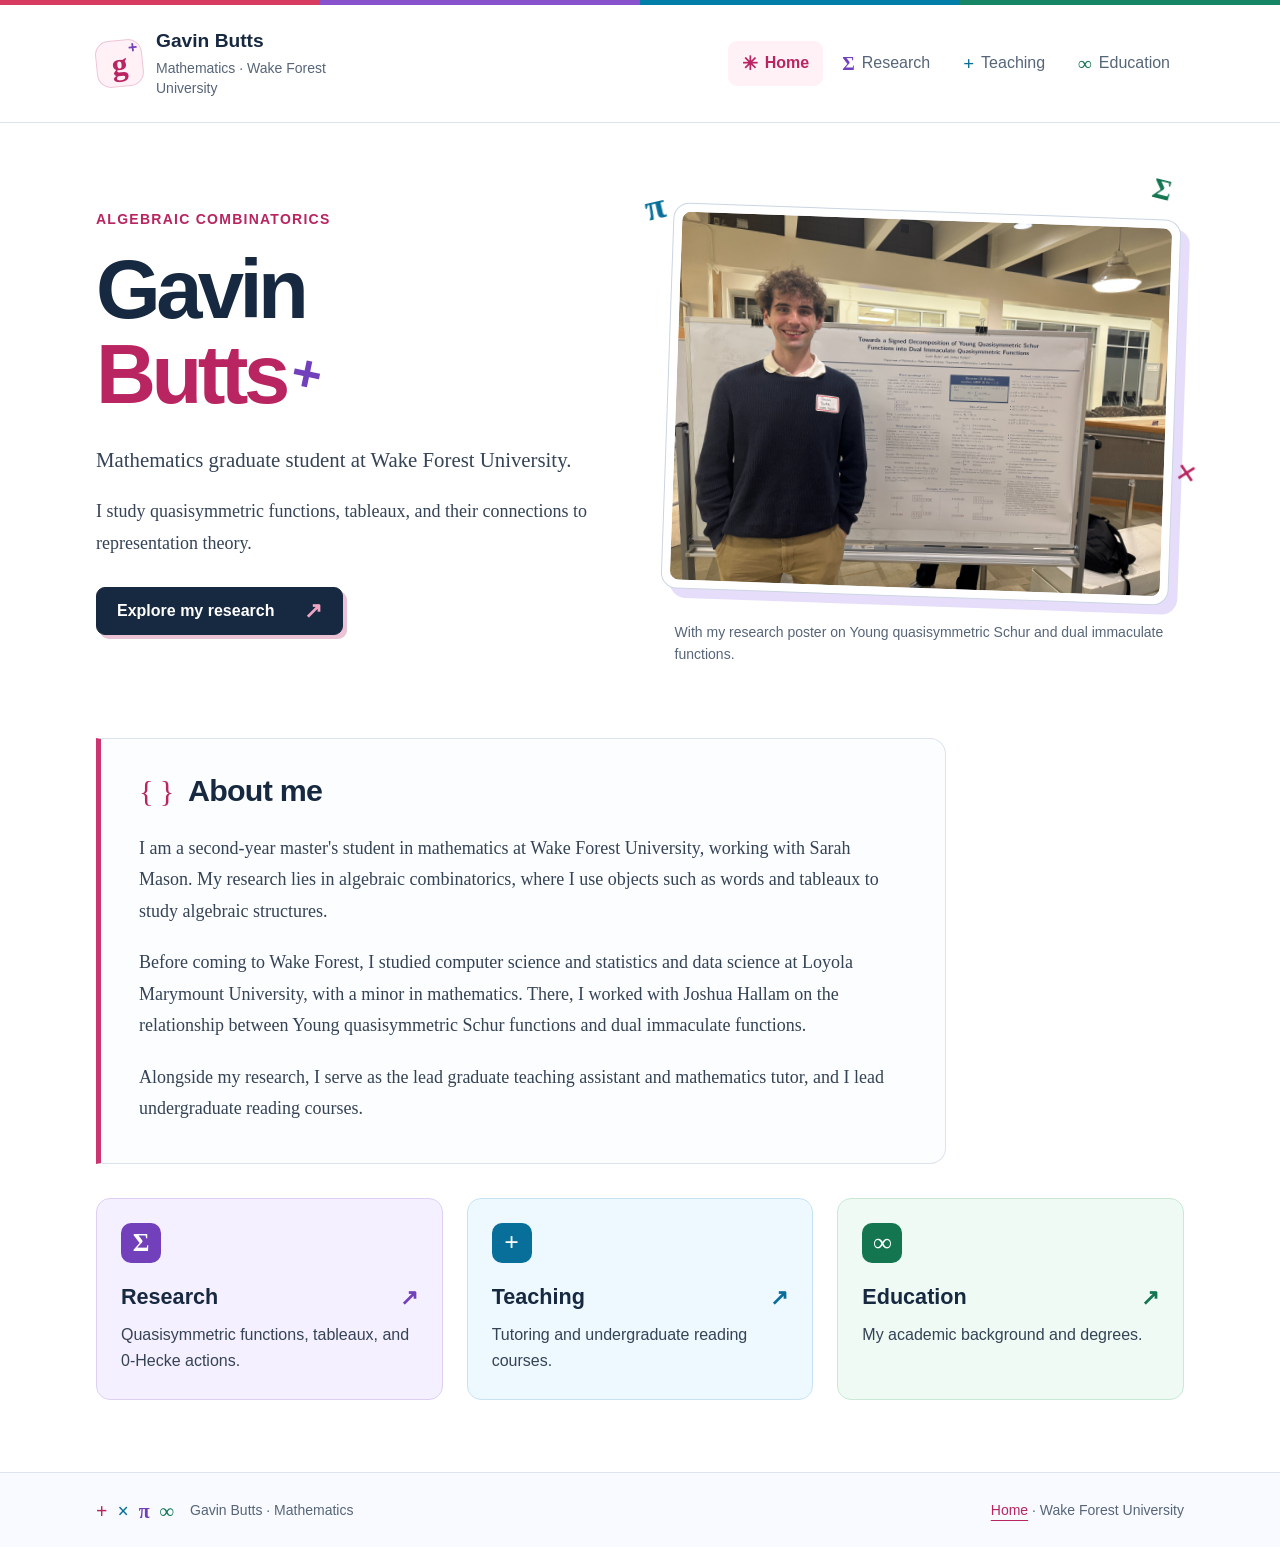
<file: index.html>
<!DOCTYPE html>
<html lang="en">
<head>
<meta charset="UTF-8">
<meta name="viewport" content="width=device-width, initial-scale=1">
<title>Gavin Butts | Mathematics</title>
<meta name="description" content="Gavin Butts, mathematics graduate student at Wake Forest University. Research in algebraic combinatorics.">
<link rel="stylesheet" href="styles.css">
<script src="clicks.js" defer></script>
</head>
<body class="page-home">
<a class="skip-link" href="#main">Skip to content</a>
<header class="site-header"><div class="wrap header-inner">
<a class="brand" href="index.html"><span class="brand-mark" aria-hidden="true">g<span>+</span></span><span class="brand-text">Gavin Butts<small>Mathematics · Wake Forest University</small></span></a>
<nav aria-label="Main navigation"><a href="index.html" aria-current="page"><span class="nav-symbol" aria-hidden="true">✳</span>Home</a>
<a href="research.html"><span class="nav-symbol" aria-hidden="true">Σ</span>Research</a>
<a href="teaching.html"><span class="nav-symbol" aria-hidden="true">+</span>Teaching</a>
<a href="education.html"><span class="nav-symbol" aria-hidden="true">∞</span>Education</a></nav>
</div></header>
<main id="main" class="wrap" tabindex="-1">
<div class="intro">
  <div>
    <p class="eyebrow">Algebraic combinatorics</p>
    <h1>Gavin <span>Butts<span class="name-plus" aria-hidden="true">+</span></span></h1>
    <p class="lead">Mathematics graduate student at Wake Forest University.</p>
    <p>I study quasisymmetric functions, tableaux, and their connections to representation theory.</p>
    <p><a class="primary-link" href="research.html">Explore my research <span aria-hidden="true">↗</span></a></p>
  </div>
  <figure class="portrait">
    <span class="photo-symbol symbol-pi" aria-hidden="true">π</span>
    <span class="photo-symbol symbol-times" aria-hidden="true">×</span>
    <span class="photo-symbol symbol-sum" aria-hidden="true">Σ</span>
    <a class="photo-link" href="gavin-photo.jpg" aria-label="View full photograph of Gavin with his research poster">
      <img src="gavin-photo.jpg" alt="Gavin Butts standing beside his research poster on quasisymmetric functions." width="1824" height="1368" fetchpriority="high">
    </a>
    <figcaption>With my research poster on Young quasisymmetric Schur and dual immaculate functions.</figcaption>
  </figure>
</div>
<section class="about" aria-labelledby="about-title">
  <h2 id="about-title"><span class="section-math" aria-hidden="true">{ }</span> About me</h2>
  <p>I am a second-year master's student in mathematics at Wake Forest University, working with Sarah Mason. My research lies in algebraic combinatorics, where I use objects such as words and tableaux to study algebraic structures.</p>
  <p>Before coming to Wake Forest, I studied computer science and statistics and data science at Loyola Marymount University, with a minor in mathematics. There, I worked with Joshua Hallam on the relationship between Young quasisymmetric Schur functions and dual immaculate functions.</p>
  <p>Alongside my research, I serve as the lead graduate teaching assistant and mathematics tutor, and I lead undergraduate reading courses.</p>
</section>
<nav class="explore" aria-label="Explore the website">
  <a href="research.html"><span class="explore-symbol" aria-hidden="true">Σ</span><strong>Research <span class="card-arrow" aria-hidden="true">↗</span></strong><span>Quasisymmetric functions, tableaux, and 0-Hecke actions.</span></a>
  <a href="teaching.html"><span class="explore-symbol" aria-hidden="true">+</span><strong>Teaching <span class="card-arrow" aria-hidden="true">↗</span></strong><span>Tutoring and undergraduate reading courses.</span></a>
  <a href="education.html"><span class="explore-symbol" aria-hidden="true">∞</span><strong>Education <span class="card-arrow" aria-hidden="true">↗</span></strong><span>My academic background and degrees.</span></a>
</nav></main>
<footer class="site-footer"><div class="wrap footer-inner"><p><span class="footer-symbols" aria-hidden="true"><b>+</b><b>×</b><b>π</b><b>∞</b></span>Gavin Butts · Mathematics</p><p><a href="index.html">Home</a> · Wake Forest University</p></div></footer>
</body>
</html>
</file>
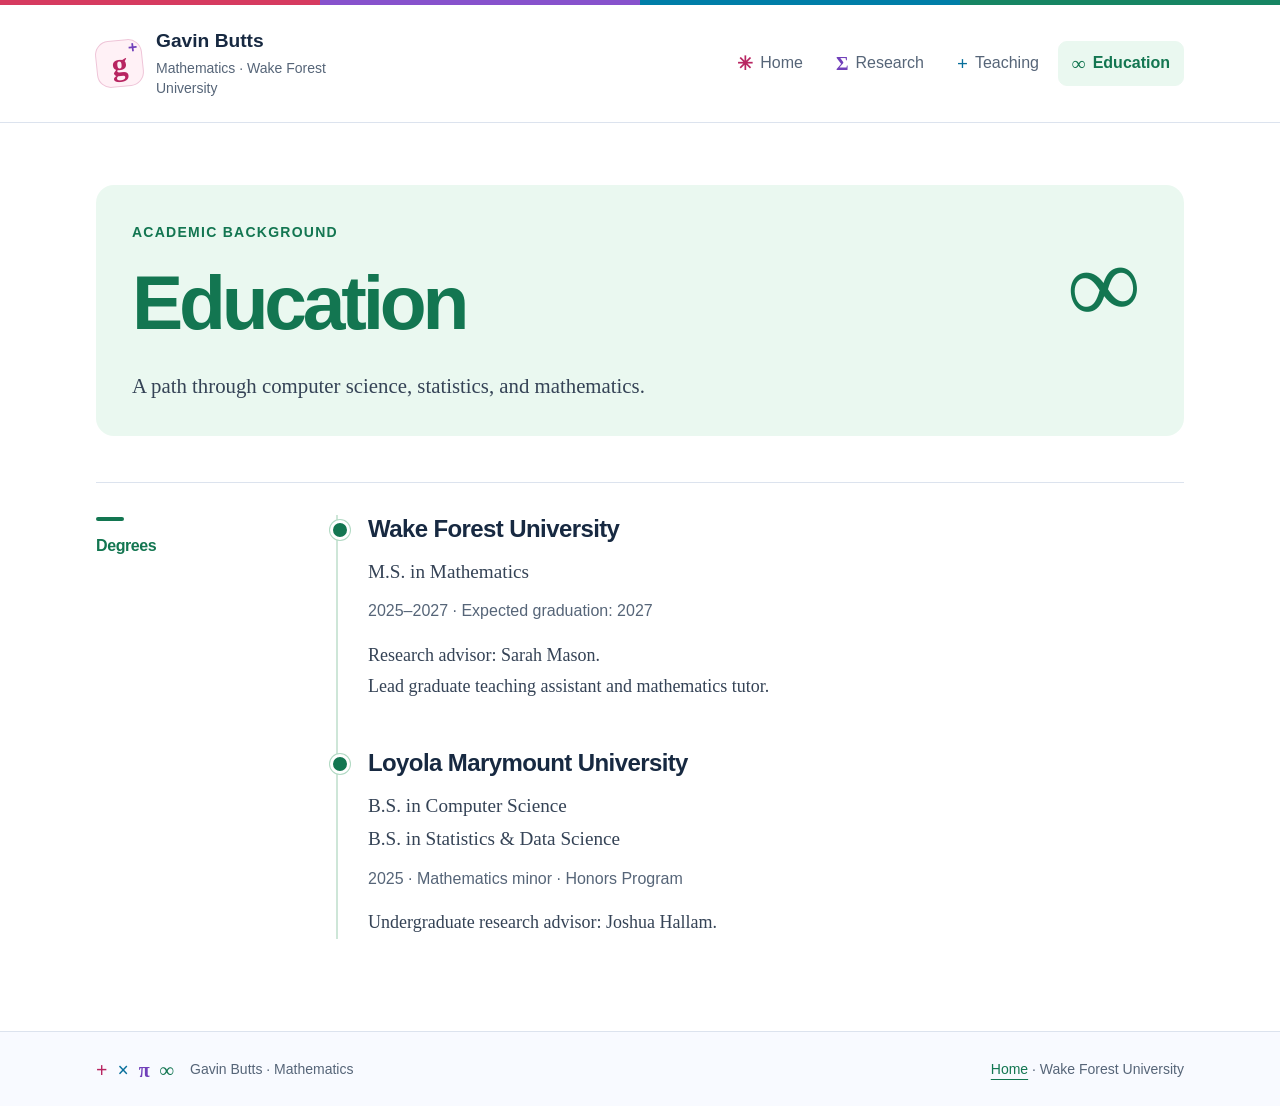
<file: education.html>
<!DOCTYPE html>
<html lang="en">
<head>
<meta charset="UTF-8">
<meta name="viewport" content="width=device-width, initial-scale=1">
<title>Education | Gavin Butts</title>
<meta name="description" content="Gavin Butts: education at Wake Forest University, Loyola Marymount University, and Victor Valley College.">
<link rel="stylesheet" href="styles.css">
<script src="clicks.js" defer></script>
</head>
<body class="page-education">
<a class="skip-link" href="#main">Skip to content</a>
<header class="site-header"><div class="wrap header-inner">
<a class="brand" href="index.html"><span class="brand-mark" aria-hidden="true">g<span>+</span></span><span class="brand-text">Gavin Butts<small>Mathematics · Wake Forest University</small></span></a>
<nav aria-label="Main navigation"><a href="index.html"><span class="nav-symbol" aria-hidden="true">✳</span>Home</a>
<a href="research.html"><span class="nav-symbol" aria-hidden="true">Σ</span>Research</a>
<a href="teaching.html"><span class="nav-symbol" aria-hidden="true">+</span>Teaching</a>
<a href="education.html" aria-current="page"><span class="nav-symbol" aria-hidden="true">∞</span>Education</a></nav>
</div></header>
<main id="main" class="wrap" tabindex="-1">
<header class="page-heading"><span class="page-symbol" aria-hidden="true">∞</span><p class="eyebrow">Academic background</p><h1>Education</h1><p class="lead">A path through computer science, statistics, and mathematics.</p></header>
<section class="content-grid" aria-labelledby="degrees-title"><h2 class="section-label" id="degrees-title">Degrees</h2><div>
<div class="degree"><h2>Wake Forest University</h2><p class="qualification">M.S. in Mathematics</p><p class="meta">2025–2027 · Expected graduation: 2027</p><p>Research advisor: Sarah Mason.<br>Lead graduate teaching assistant and mathematics tutor.</p></div>
<div class="degree"><h2>Loyola Marymount University</h2><p class="qualification">B.S. in Computer Science<br>B.S. in Statistics &amp; Data Science</p><p class="meta">2025 · Mathematics minor · Honors Program</p><p>Undergraduate research advisor: Joshua Hallam.</p></div>
</div></section></main>
<footer class="site-footer"><div class="wrap footer-inner"><p><span class="footer-symbols" aria-hidden="true"><b>+</b><b>×</b><b>π</b><b>∞</b></span>Gavin Butts · Mathematics</p><p><a href="index.html">Home</a> · Wake Forest University</p></div></footer>
</body>
</html>
</file>
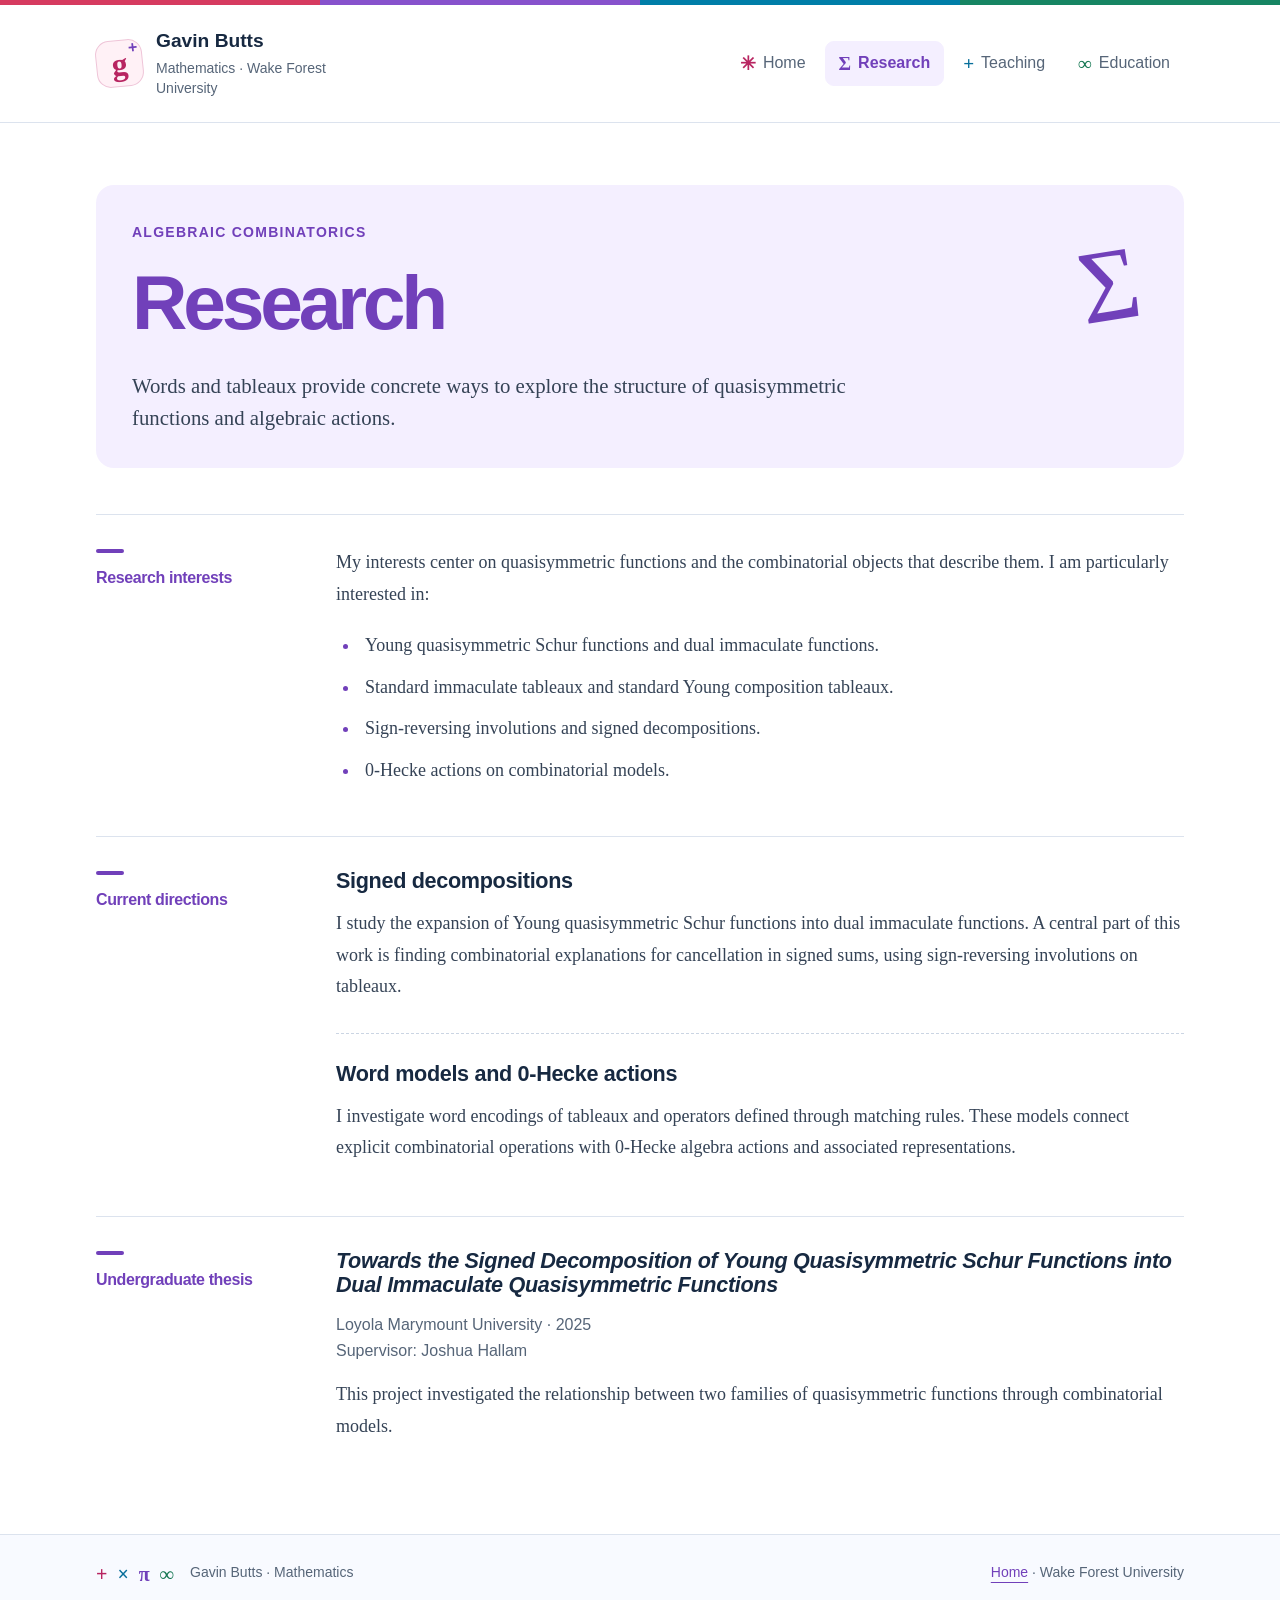
<file: research.html>
<!DOCTYPE html>
<html lang="en">
<head>
<meta charset="UTF-8">
<meta name="viewport" content="width=device-width, initial-scale=1">
<title>Research | Gavin Butts</title>
<meta name="description" content="Gavin Butts: research interests and projects in algebraic combinatorics.">
<link rel="stylesheet" href="styles.css">
<script src="clicks.js" defer></script>
</head>
<body class="page-research">
<a class="skip-link" href="#main">Skip to content</a>
<header class="site-header"><div class="wrap header-inner">
<a class="brand" href="index.html"><span class="brand-mark" aria-hidden="true">g<span>+</span></span><span class="brand-text">Gavin Butts<small>Mathematics · Wake Forest University</small></span></a>
<nav aria-label="Main navigation"><a href="index.html"><span class="nav-symbol" aria-hidden="true">✳</span>Home</a>
<a href="research.html" aria-current="page"><span class="nav-symbol" aria-hidden="true">Σ</span>Research</a>
<a href="teaching.html"><span class="nav-symbol" aria-hidden="true">+</span>Teaching</a>
<a href="education.html"><span class="nav-symbol" aria-hidden="true">∞</span>Education</a></nav>
</div></header>
<main id="main" class="wrap" tabindex="-1">
<header class="page-heading"><span class="page-symbol" aria-hidden="true">Σ</span><p class="eyebrow">Algebraic combinatorics</p><h1>Research</h1><p class="lead">Words and tableaux provide concrete ways to explore the structure of quasisymmetric functions and algebraic actions.</p></header>
<section class="content-grid" aria-labelledby="interests-title"><h2 class="section-label" id="interests-title">Research interests</h2><div><p>My interests center on quasisymmetric functions and the combinatorial objects that describe them. I am particularly interested in:</p><ul><li>Young quasisymmetric Schur functions and dual immaculate functions.</li><li>Standard immaculate tableaux and standard Young composition tableaux.</li><li>Sign-reversing involutions and signed decompositions.</li><li>0-Hecke actions on combinatorial models.</li></ul></div></section>
<section class="content-grid" aria-labelledby="projects-title"><h2 class="section-label" id="projects-title">Current directions</h2><div>
<article><h3>Signed decompositions</h3><p>I study the expansion of Young quasisymmetric Schur functions into dual immaculate functions. A central part of this work is finding combinatorial explanations for cancellation in signed sums, using sign-reversing involutions on tableaux.</p></article>
<article><h3>Word models and 0-Hecke actions</h3><p>I investigate word encodings of tableaux and operators defined through matching rules. These models connect explicit combinatorial operations with 0-Hecke algebra actions and associated representations.</p></article>
</div></section>
<section class="content-grid" aria-labelledby="thesis-title"><h2 class="section-label" id="thesis-title">Undergraduate thesis</h2><article><h3><cite>Towards the Signed Decomposition of Young Quasisymmetric Schur Functions into Dual Immaculate Quasisymmetric Functions</cite></h3><p class="meta">Loyola Marymount University · 2025<br>Supervisor: Joshua Hallam</p><p>This project investigated the relationship between two families of quasisymmetric functions through combinatorial models.</p></article></section></main>
<footer class="site-footer"><div class="wrap footer-inner"><p><span class="footer-symbols" aria-hidden="true"><b>+</b><b>×</b><b>π</b><b>∞</b></span>Gavin Butts · Mathematics</p><p><a href="index.html">Home</a> · Wake Forest University</p></div></footer>
</body>
</html>
</file>
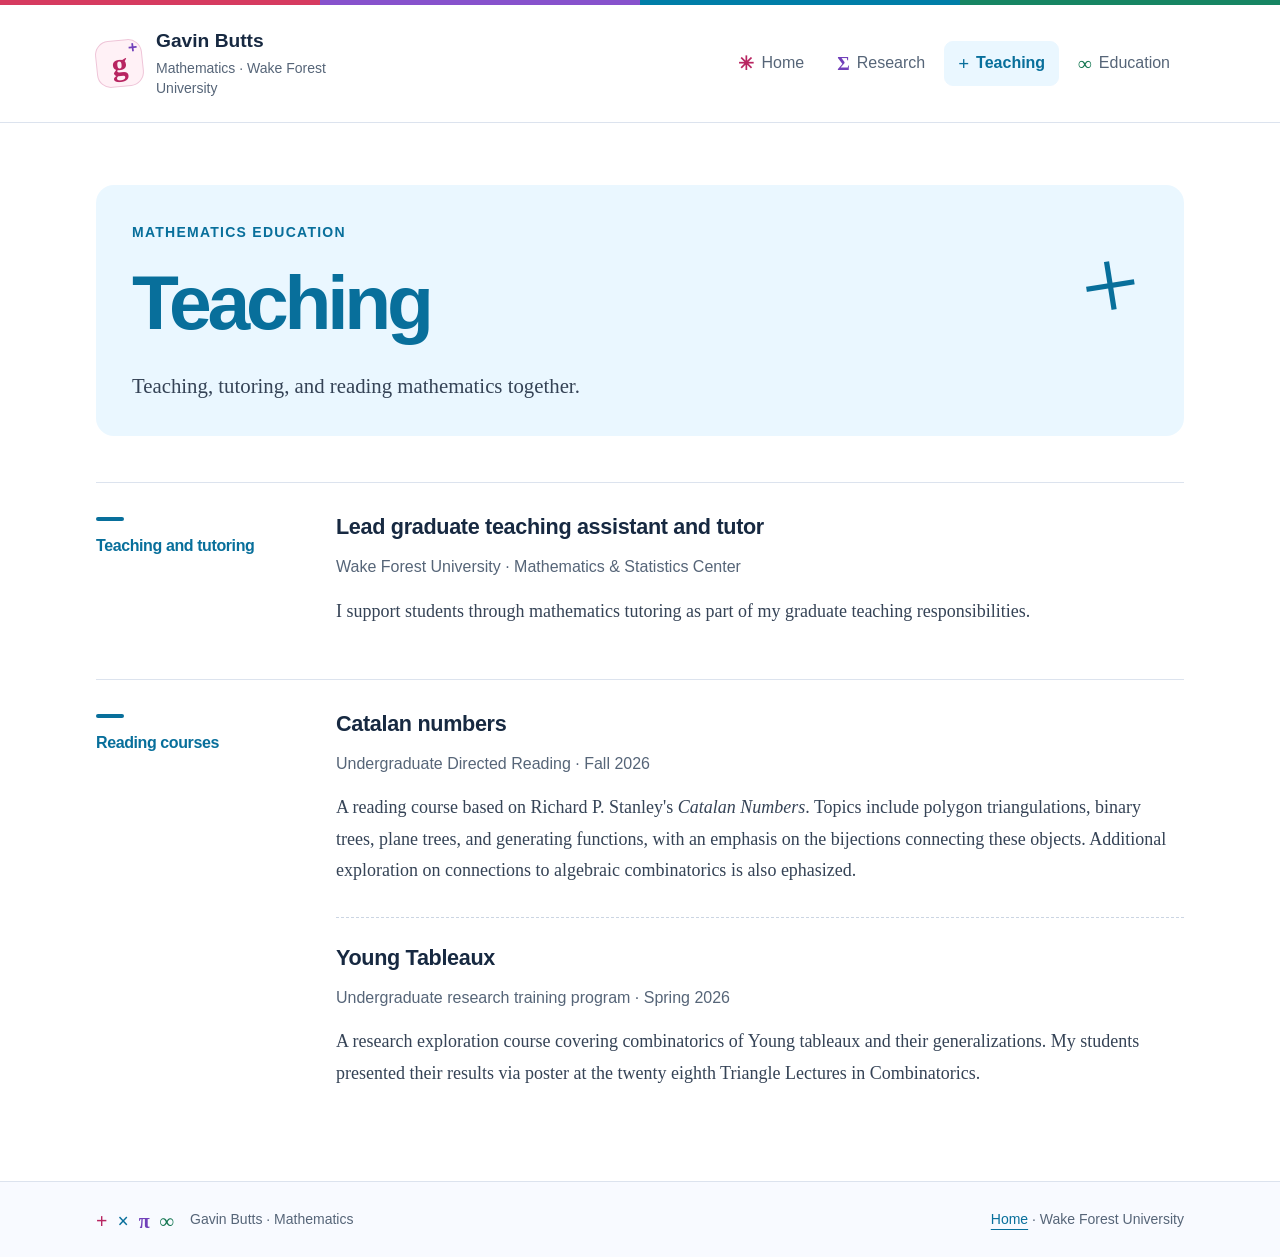
<file: teaching.html>
<!DOCTYPE html>
<html lang="en">
<head>
<meta charset="UTF-8">
<meta name="viewport" content="width=device-width, initial-scale=1">
<title>Teaching | Gavin Butts</title>
<meta name="description" content="Gavin Butts: mathematics tutoring, teaching, and undergraduate reading courses.">
<link rel="stylesheet" href="styles.css">
<script src="clicks.js" defer></script>
</head>
<body class="page-teaching">
<a class="skip-link" href="#main">Skip to content</a>
<header class="site-header"><div class="wrap header-inner">
<a class="brand" href="index.html"><span class="brand-mark" aria-hidden="true">g<span>+</span></span><span class="brand-text">Gavin Butts<small>Mathematics · Wake Forest University</small></span></a>
<nav aria-label="Main navigation"><a href="index.html"><span class="nav-symbol" aria-hidden="true">✳</span>Home</a>
<a href="research.html"><span class="nav-symbol" aria-hidden="true">Σ</span>Research</a>
<a href="teaching.html" aria-current="page"><span class="nav-symbol" aria-hidden="true">+</span>Teaching</a>
<a href="education.html"><span class="nav-symbol" aria-hidden="true">∞</span>Education</a></nav>
</div></header>
<main id="main" class="wrap" tabindex="-1">
<header class="page-heading"><span class="page-symbol" aria-hidden="true">+</span><p class="eyebrow">Mathematics education</p><h1>Teaching</h1><p class="lead">Teaching, tutoring, and reading mathematics together.</p></header>
<section class="content-grid" aria-labelledby="appointments-title"><h2 class="section-label" id="appointments-title">Teaching and tutoring</h2><article><h3>Lead graduate teaching assistant and tutor</h3><p class="meta">Wake Forest University · Mathematics &amp; Statistics Center</p><p>I support students through mathematics tutoring as part of my graduate teaching responsibilities.</p></article></section>
<section class="content-grid" aria-labelledby="reading-title"><h2 class="section-label" id="reading-title">Reading courses</h2><div><article><h3>Catalan numbers</h3><p class="meta">Undergraduate Directed Reading · Fall 2026</p><p>A reading course based on Richard P. Stanley's <cite>Catalan Numbers</cite>. Topics include polygon triangulations, binary trees, plane trees, and generating functions, with an emphasis on the bijections connecting these objects. Additional exploration on connections to algebraic combinatorics is also ephasized.</p></article><article><h3>Young Tableaux</h3><p class="meta">Undergraduate research training program · Spring 2026</p><p>A research exploration course covering combinatorics of Young tableaux and their generalizations. My students presented their results via poster at the twenty eighth Triangle Lectures in Combinatorics. </p></article></div></section></main>
<footer class="site-footer"><div class="wrap footer-inner"><p><span class="footer-symbols" aria-hidden="true"><b>+</b><b>×</b><b>π</b><b>∞</b></span>Gavin Butts · Mathematics</p><p><a href="index.html">Home</a> · Wake Forest University</p></div></footer>
</body>
</html>
</file>
<file: styles.css>
/* Playful mathematics, with shared colors and styles across every page. */
:root {
  color-scheme: light;
  --ink: #172941;
  --text: #354356;
  --muted: #566578;
  --pink: #b82561;
  --purple: #7140ba;
  --blue: #086f9b;
  --green: #137651;
  --orange: #b85615;
  --line: #dce3ee;
  --paper: #fff;
  --accent: var(--pink);
  --tint: #fff1f6;
  --heading: 'Trebuchet MS', Arial, Helvetica, sans-serif;
}
* { box-sizing: border-box; }
html { scroll-behavior: smooth; }
body {
  margin: 0;
  color: var(--text);
  background: var(--paper);
  font: 18px/1.75 Georgia, 'Times New Roman', serif;
  overflow-wrap: break-word;
}
.page-research { --accent: var(--purple); --tint: #f4efff; }
.page-teaching { --accent: var(--blue); --tint: #eaf7ff; }
.page-education { --accent: var(--green); --tint: #eaf8f0; }
p { margin: 0 0 20px; }
a { color: var(--accent); text-decoration-thickness: 1px; text-underline-offset: 5px; }
a:hover { text-decoration-thickness: 2px; }
a:focus-visible { outline: 3px solid var(--accent); outline-offset: 5px; border-radius: 3px; }
.wrap { max-width: 1160px; margin: 0 auto; padding-inline: 36px; }
.site-header { background: #fff; border-bottom: 1px solid var(--line); }
.site-header::before {
  content: ''; display: block; height: 5px;
  background: linear-gradient(90deg,#d63b60 0 25%,#8752cc 25% 50%,#007ea8 50% 75%,#168563 75%);
}
.header-inner { display: flex; justify-content: space-between; align-items: center; gap: 24px; padding-block: 24px; }
.brand { display: flex; align-items: center; gap: 13px; text-decoration: none; color: var(--ink); }
.brand-mark {
  position: relative; display: grid; place-items: center; flex: 0 0 47px; height: 47px;
  font: bold 2rem/1 Georgia, serif; background: #fff1f6; border: 1px solid #efc5d8; border-radius: 14px;
  color: var(--pink); transform: rotate(-6deg);
}
.brand-mark > span { position: absolute; top: 0; right: 3px; font: bold 1rem/1 var(--heading); color: var(--purple); }
.brand-text { font: bold 1.2rem/1.25 var(--heading); }
.brand-text small { display: block; margin-top: 6px; color: var(--muted); font: .875rem/1.4 Arial, Helvetica, sans-serif; }
.site-header nav { display: flex; flex-wrap: wrap; gap: 5px; font: 1rem/1.4 var(--heading); }
.site-header nav a {
  display: flex; align-items: center; gap: 7px; min-height: 44px; padding: 10px 13px;
  color: var(--muted); border: 1px solid transparent; border-radius: 9px; text-decoration: none;
  transition: background .18s, color .18s, transform .18s;
}
.nav-symbol { font: bold 1.2rem/1 Georgia, serif; color: var(--pink); }
.site-header nav a:nth-child(2) .nav-symbol { color: var(--purple); }
.site-header nav a:nth-child(3) .nav-symbol { color: var(--blue); }
.site-header nav a:nth-child(4) .nav-symbol { color: var(--green); }
.site-header nav a:hover { color: var(--ink); background: #f3f5fa; transform: translateY(-2px); }
.site-header nav a[aria-current=page] { color: var(--accent); background: var(--tint); border-color: var(--tint); font-weight: bold; }
main.wrap { min-height: 65vh; padding-top: 62px; padding-bottom: 72px; animation: arrive .45s ease-out both; }
h1,h2,h3 { color: var(--ink); font-family: var(--heading); font-weight: bold; line-height: 1.15; }
h1 { font-size: clamp(3rem,6vw,4.8rem); margin: 12px 0 24px; letter-spacing: -.055em; }
h2 { font-size: 1.9rem; margin: 0 0 24px; letter-spacing: -.025em; }
h3 { font-size: 1.35rem; margin: 0 0 14px; letter-spacing: -.015em; }
.eyebrow { font: bold .875rem/1.6 var(--heading); letter-spacing: .09em; text-transform: uppercase; color: var(--accent); margin: 0 0 14px; }
.lead { font-size: 1.3rem; line-height: 1.55; max-width: 720px; }
.intro { display: grid; grid-template-columns: 1fr 1.06fr; gap: 65px; align-items: center; padding: 12px 0 24px; }
.intro h1 { font-size: clamp(4rem,6.5vw,5.5rem); line-height: 1.02; margin: 18px 0 26px; }
.intro h1 > span { display: block; color: var(--pink); }
.name-plus { display: inline-block; color: var(--purple); font-size: .62em; vertical-align: 25%; padding-left: 6px; transform: rotate(12deg); }
.primary-link {
  display: inline-flex; align-items: center; gap: 30px; min-height: 48px; margin-top: 8px; padding: 11px 20px;
  background: var(--ink); border: 1px solid var(--ink); border-radius: 9px; color: #fff;
  font: bold 1rem/1.5 var(--heading); text-decoration: none; box-shadow: 4px 4px 0 #ecc3d4;
  transition: transform .2s, box-shadow .2s;
}
.primary-link:hover { transform: translate(-2px,-2px); box-shadow: 6px 6px 0 #ecc3d4; }
.primary-link span { color: #f0a5c4; font-size: 1.4rem; line-height: 1; }
figure { margin: 0; }
.portrait { position: relative; padding: 14px 9px 0; }
.photo-link {
  display: block; position: relative; background: #fff; padding: 8px; border: 1px solid #cbd5e3; border-radius: 16px;
  box-shadow: 9px 9px 0 #e6ddfa; transform: rotate(2deg); transition: transform .3s, box-shadow .3s;
}
.photo-link:hover { transform: rotate(0deg); box-shadow: 6px 8px 0 #e6ddfa; }
.photo-link img { display: block; width: 100%; height: auto; border-radius: 9px; }
figcaption { font: .875rem/1.6 Arial, Helvetica, sans-serif; color: var(--muted); margin-top: 24px; padding-inline: 8px; }
.photo-symbol { position: absolute; z-index: 2; font: bold 2.3rem/1 Georgia, serif; user-select: none; pointer-events: none; }
.symbol-pi { left: -13px; top: -8px; color: var(--blue); transform: rotate(-13deg); }
.symbol-times { right: -13px; top: 55%; color: var(--pink); transform: rotate(12deg); }
.symbol-sum { right: 12px; top: -22px; color: var(--green); font-size: 1.8rem; transform: rotate(14deg); }
.about { max-width: 850px; margin-top: 48px; padding: 34px 38px 18px; border: 1px solid var(--line); border-left: 5px solid #cc3471; border-radius: 0 16px 16px 0; background: #fcfdff; }
.section-math { color: var(--pink); font-family: Georgia, serif; font-weight: normal; margin-right: 8px; }
.explore { display: grid; grid-template-columns: repeat(3,minmax(0,1fr)); gap: 24px; margin-top: 34px; }
.explore a {
  display: block; position: relative; background: #f5f0ff; border: 1px solid #ddd0f4; border-radius: 14px;
  padding: 24px; text-decoration: none; --card-accent: var(--purple); transition: transform .2s, box-shadow .2s;
}
.explore a:nth-child(2) { background: #edf8ff; border-color: #c6e3f2; --card-accent: var(--blue); }
.explore a:nth-child(3) { background: #eefaf3; border-color: #c8e9d6; --card-accent: var(--green); }
.explore a:hover { transform: translateY(-5px); box-shadow: 0 8px 0 #1729410d; }
.explore .explore-symbol { display: grid; place-items: center; width: 40px; height: 40px; background: var(--card-accent); color: #fff; border-radius: 10px; font: bold 1.6rem/1 Georgia,serif; margin-bottom: 20px; }
.explore strong { display: flex; justify-content: space-between; align-items: center; gap: 10px; font: bold 1.35rem/1.3 var(--heading); color: var(--ink); margin-bottom: 10px; }
.explore .card-arrow { color: var(--card-accent); font-size: 1.4rem; }
.explore a > span:last-child { display: block; font: 1rem/1.65 Arial,Helvetica,sans-serif; color: var(--text); }
.page-heading { position: relative; padding: 36px 160px 30px 36px; background: var(--tint); border-radius: 18px; margin-bottom: 46px; }
.page-heading h1 { color: var(--accent); }
.page-heading .lead { margin-bottom: 4px; max-width: 780px; }
.page-symbol { position: absolute; right: 44px; top: 48px; color: var(--accent); font: normal 6.5rem/1 Georgia,serif; transform: rotate(-9deg); user-select: none; pointer-events: none; }
.content-grid { display: grid; grid-template-columns: 200px minmax(0,1fr); gap: 40px; padding-top: 32px; margin-top: 32px; border-top: 1px solid var(--line); }
.section-label { font: bold 1rem/1.5 var(--heading); color: var(--accent); margin: 2px 0 0; }
.section-label::before { content: ''; display: block; width: 28px; height: 4px; background: var(--accent); border-radius: 2px; margin-bottom: 13px; }
.content-grid article + article { border-top: 1px dashed #cbd5e3; padding-top: 28px; margin-top: 30px; }
.meta { font: 1rem/1.6 Arial,Helvetica,sans-serif; color: var(--muted); margin: 0 0 16px; }
.degree { position: relative; border-left: 2px solid #cee6d8; padding-left: 30px; padding-bottom: 26px; }
.degree::before { content: ''; position: absolute; top: 5px; left: -8px; width: 14px; height: 14px; background: var(--green); border: 3px solid #fff; border-radius: 50%; box-shadow: 0 0 0 1px #b1d9c3; }
.degree:last-child { padding-bottom: 0; }
.degree h2 { font-size: 1.5rem; margin-bottom: 12px; }
.degree .qualification { font-size: 1.2rem; margin-bottom: 10px; }
ul { padding-left: 24px; }
li { padding-left: 5px; margin-bottom: 10px; }
li::marker { color: var(--accent); }
.site-footer { border-top: 1px solid var(--line); background: #f8faff; font: .875rem/1.6 Arial,Helvetica,sans-serif; color: var(--muted); }
.footer-inner { display: flex; flex-wrap: wrap; justify-content: space-between; align-items: center; gap: 18px; padding-block: 26px; }
.footer-inner p { margin: 0; }
.footer-symbols { display: inline-flex; gap: 10px; margin-right: 16px; font: bold 1.25rem/1 Georgia,serif; vertical-align: middle; }
.footer-symbols b:nth-child(1) { color: var(--pink); }
.footer-symbols b:nth-child(2) { color: var(--blue); }
.footer-symbols b:nth-child(3) { color: var(--purple); }
.footer-symbols b:nth-child(4) { color: var(--green); }
.skip-link { position: absolute; top: 10px; left: 10px; transform: translateY(-200%); background: white; padding: 10px 16px; z-index: 10; }
.skip-link:focus { transform: none; }
@keyframes arrive { from { opacity: 0; transform: translateY(8px); } to { opacity: 1; transform: none; } }
/* Click decoration stays outside the layout and never captures input. */
.math-burst-layer { position: fixed; inset: 0; overflow: hidden; pointer-events: none; z-index: 9999; user-select: none; }
.math-burst-symbol { position: absolute; display: block; line-height: 1; font-family: Georgia,'Times New Roman',serif; font-weight: bold; pointer-events: none; }
@media (max-width: 1000px) {
  .header-inner { align-items: flex-start; flex-direction: column; gap: 18px; }
  .intro { gap: 35px; }
  .intro h1 { font-size: 4.5rem; }
}
@media (max-width: 760px) {
  .intro { grid-template-columns: 1fr; gap: 42px; }
  .intro figure { width: 100%; max-width: 580px; }
  .intro h1 { font-size: 4.8rem; }
  .intro h1 > span { display: inline; }
  .content-grid { grid-template-columns: 1fr; gap: 16px; }
  .page-heading { padding: 28px 90px 28px 24px; }
  .page-symbol { font-size: 3.5rem; right: 22px; top: 40px; }
  .explore { gap: 16px; }
  .explore a { padding: 20px; }
  .explore strong { font-size: 1.1rem; }
}
@media (max-width: 560px) {
  .wrap { padding-inline: 22px; }
  main.wrap { padding-top: 34px; padding-bottom: 44px; }
  .header-inner { padding-block: 20px; }
  .brand-text small { font-size: .875rem; }
  .site-header nav { display: grid; grid-template-columns: repeat(2, minmax(0,1fr)); width: 100%; gap: 5px; }
  .site-header nav a { justify-content: center; padding: 8px; font-size: .875rem; gap: 6px; }
  .nav-symbol { font-size: 1rem; }
  .intro { padding-top: 0; }
  .intro h1 { font-size: clamp(3.3rem,12vw,4.5rem); }
  .lead { font-size: 1.2rem; }
  .about { margin-top: 38px; padding: 26px 22px 10px; }
  .about h2 { font-size: 1.65rem; }
  .explore { grid-template-columns: 1fr; gap: 18px; }
  .explore a { padding: 22px; }
  .explore strong { font-size: 1.35rem; }
  .explore .explore-symbol { margin-bottom: 16px; }
  .page-heading { padding: 24px; margin-bottom: 32px; }
  .page-heading h1 { font-size: clamp(2.65rem,11vw,3.2rem); }
  .page-symbol { position: static; float: right; font-size: 2.4rem; margin: -6px -5px 4px 14px; }
  .page-heading .lead { clear: both; }
  .photo-symbol { font-size: 1.8rem; }
  .symbol-pi { left: -5px; }
  .symbol-times { right: -5px; }
  .footer-inner { align-items: flex-start; flex-direction: column; }
}
@media (prefers-reduced-motion: reduce) {
  html { scroll-behavior: auto; }
  *,*::before,*::after { animation: none !important; transition: none !important; }
  .site-header nav a:hover,.explore a:hover,.primary-link:hover { transform: none; }
  .photo-link,.photo-link:hover { transform: none; }
  .math-burst-layer { display: none; }
}
@media print {
  .site-header,.site-footer,.skip-link,.explore,.photo-symbol,.page-symbol,.math-burst-layer { display: none; }
  main.wrap { padding: 0; animation: none; }
  .wrap { max-width: none; padding: 0; }
  body { font-size: 12pt; }
  .intro { grid-template-columns: 1fr 1fr; gap: 24px; }
  .intro h1 { font-size: 2.5rem; }
  .photo-link { transform: none; box-shadow: none; }
  .page-heading,.about { background: none; border: 0; padding: 0; }
  a { color: inherit; }
  .content-grid { grid-template-columns: 1fr; gap: 10px; }
  .degree,article { break-inside: avoid; }
}
</file>
